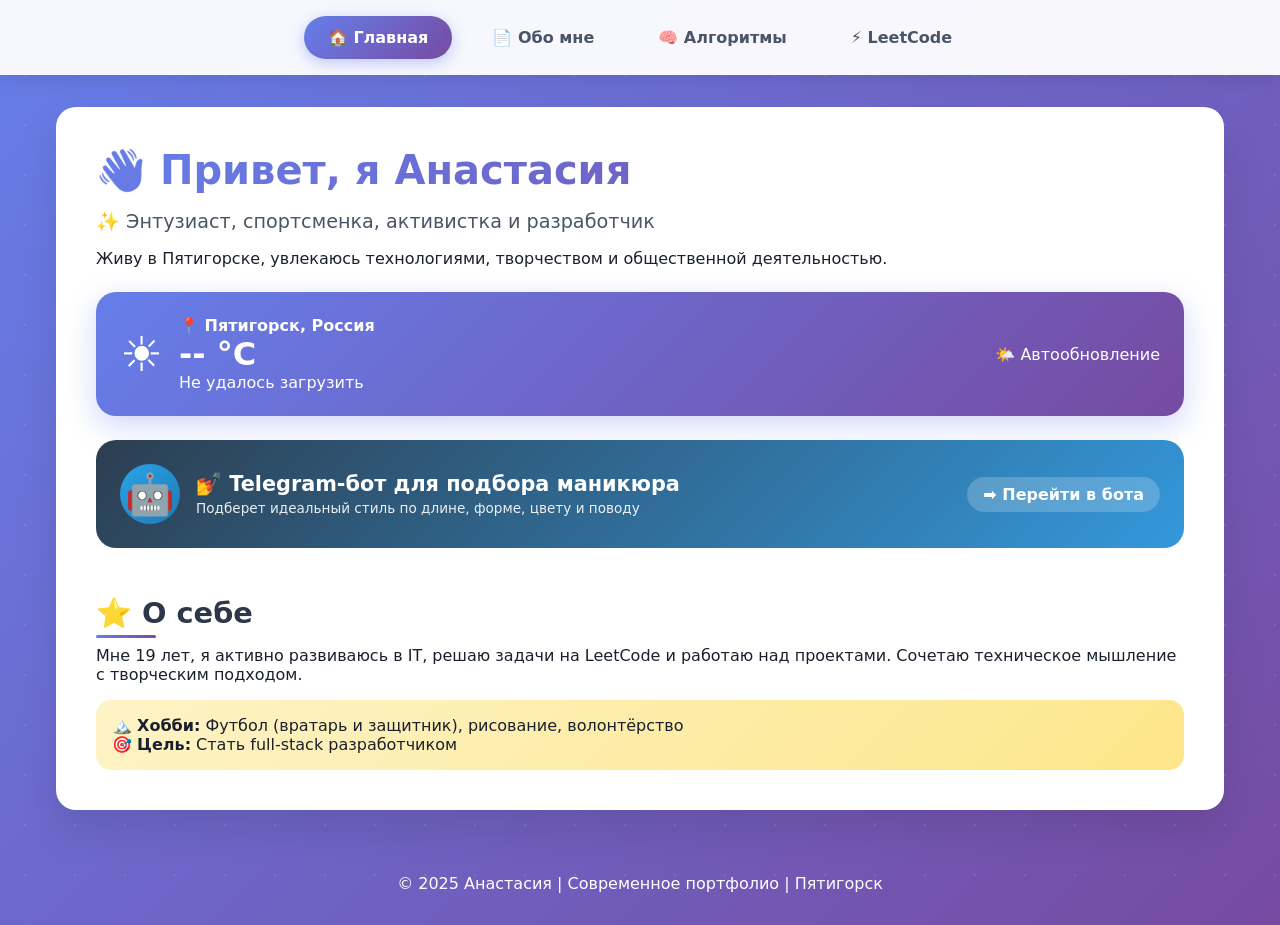
<file: index.html>
<!-- index.html - Главная страница -->
<!DOCTYPE html>
<html lang="ru">
<head>
    <meta charset="UTF-8">
    <meta name="viewport" content="width=device-width, initial-scale=1.0">
    <title>Анастасия | Портфолио</title>
    <style>
        * {
            margin: 0;
            padding: 0;
            box-sizing: border-box;
        }

        body {
            font-family: 'Segoe UI', 'Inter', system-ui, -apple-system, sans-serif;
            background: linear-gradient(135deg, #667eea 0%, #764ba2 100%);
            color: #1a202c;
            min-height: 100vh;
        }

        .bg-animation {
            position: fixed;
            top: 0;
            left: 0;
            width: 100%;
            height: 100%;
            z-index: -1;
            overflow: hidden;
        }

        .bg-animation::before {
            content: '';
            position: absolute;
            width: 200%;
            height: 200%;
            background: radial-gradient(circle, rgba(255,255,255,0.1) 1px, transparent 1px);
            background-size: 50px 50px;
            animation: moveBackground 20s linear infinite;
        }

        @keyframes moveBackground {
            0% { transform: translate(0, 0); }
            100% { transform: translate(50px, 50px); }
        }

        .navbar {
            background: rgba(255, 255, 255, 0.95);
            backdrop-filter: blur(20px);
            box-shadow: 0 4px 20px rgba(0, 0, 0, 0.1);
            position: sticky;
            top: 0;
            z-index: 1000;
        }

        .nav-container {
            max-width: 1200px;
            margin: 0 auto;
            padding: 1rem 2rem;
            display: flex;
            justify-content: center;
            gap: 1rem;
            flex-wrap: wrap;
        }

        .nav-link {
            text-decoration: none;
            padding: 0.75rem 1.5rem;
            border-radius: 50px;
            font-weight: 600;
            transition: all 0.3s ease;
            color: #4a5568;
            background: transparent;
        }

        .nav-link:hover {
            background: linear-gradient(135deg, #667eea 0%, #764ba2 100%);
            color: white;
            transform: translateY(-2px);
            box-shadow: 0 10px 20px rgba(0, 0, 0, 0.1);
        }

        .nav-link.active {
            background: linear-gradient(135deg, #667eea 0%, #764ba2 100%);
            color: white;
            box-shadow: 0 4px 15px rgba(102, 126, 234, 0.4);
        }

        .container {
            max-width: 1200px;
            margin: 2rem auto;
            padding: 0 1rem;
        }

        .card {
            background: white;
            border-radius: 20px;
            padding: 2.5rem;
            box-shadow: 0 20px 40px rgba(0, 0, 0, 0.1);
            animation: fadeInUp 0.6s ease;
        }

        @keyframes fadeInUp {
            from {
                opacity: 0;
                transform: translateY(30px);
            }
            to {
                opacity: 1;
                transform: translateY(0);
            }
        }

        h1 {
            font-size: 2.5rem;
            background: linear-gradient(135deg, #667eea 0%, #764ba2 100%);
            background-clip: text;
            -webkit-background-clip: text;
            color: transparent;
            margin-bottom: 1rem;
        }

        h2 {
            font-size: 1.8rem;
            color: #2d3748;
            margin: 1.5rem 0 1rem 0;
            position: relative;
            display: inline-block;
        }

        h2::after {
            content: '';
            position: absolute;
            bottom: -8px;
            left: 0;
            width: 60px;
            height: 3px;
            background: linear-gradient(135deg, #667eea 0%, #764ba2 100%);
            border-radius: 3px;
        }

        .weather-card {
            background: linear-gradient(135deg, #667eea 0%, #764ba2 100%);
            border-radius: 20px;
            padding: 1.5rem;
            margin: 1.5rem 0;
            display: flex;
            justify-content: space-between;
            align-items: center;
            flex-wrap: wrap;
            color: white;
            box-shadow: 0 10px 30px rgba(102, 126, 234, 0.3);
        }

        .weather-info {
            display: flex;
            align-items: center;
            gap: 1rem;
        }

        .weather-icon {
            font-size: 3rem;
        }

        .temp {
            font-size: 2rem;
            font-weight: bold;
        }

        /* Telegram Bot Card */
        .telegram-card {
            background: linear-gradient(135deg, #2c3e50 0%, #3498db 100%);
            border-radius: 20px;
            padding: 1.5rem;
            margin: 1.5rem 0;
            display: flex;
            align-items: center;
            justify-content: space-between;
            flex-wrap: wrap;
            color: white;
            cursor: pointer;
            transition: transform 0.3s ease, box-shadow 0.3s ease;
            text-decoration: none;
        }

        .telegram-card:hover {
            transform: translateY(-5px);
            box-shadow: 0 15px 30px rgba(0, 0, 0, 0.2);
        }

        .telegram-info {
            display: flex;
            align-items: center;
            gap: 1rem;
        }

        .telegram-icon {
            font-size: 2.5rem;
            background: white;
            width: 60px;
            height: 60px;
            border-radius: 50%;
            display: flex;
            align-items: center;
            justify-content: center;
            background: linear-gradient(135deg, #29a4e9 0%, #1f7ab3 100%);
        }

        .telegram-text h3 {
            font-size: 1.3rem;
            margin-bottom: 0.3rem;
        }

        .telegram-text p {
            font-size: 0.85rem;
            opacity: 0.9;
        }

        .telegram-button {
            background: rgba(255, 255, 255, 0.2);
            padding: 0.5rem 1rem;
            border-radius: 50px;
            font-weight: bold;
            transition: all 0.3s ease;
        }

        .telegram-card:hover .telegram-button {
            background: white;
            color: #3498db;
        }

        footer {
            text-align: center;
            padding: 2rem;
            color: white;
            margin-top: 2rem;
        }

        @media (max-width: 768px) {
            .card {
                padding: 1.5rem;
            }
            h1 {
                font-size: 1.8rem;
            }
            .nav-link {
                padding: 0.5rem 1rem;
                font-size: 0.9rem;
            }
            .telegram-card {
                flex-direction: column;
                text-align: center;
                gap: 1rem;
            }
            .telegram-info {
                flex-direction: column;
            }
        }
    </style>
</head>
<body>
    <div class="bg-animation"></div>
    
    <nav class="navbar">
        <div class="nav-container">
            <a href="index.html" class="nav-link active">🏠 Главная</a>
            <a href="about.html" class="nav-link">📄 Обо мне</a>
            <a href="portfolio.html" class="nav-link">🧠 Алгоритмы</a>
            <a href="leetcode.html" class="nav-link">⚡ LeetCode</a>
        </div>
    </nav>

    <div class="container">
        <div class="card">
            <h1>👋 Привет, я Анастасия</h1>
            <p style="font-size: 1.2rem; color: #4a5568; margin-bottom: 1rem;">✨ Энтузиаст, спортсменка, активистка и разработчик</p>
            <p>Живу в Пятигорске, увлекаюсь технологиями, творчеством и общественной деятельностью.</p>

            <!-- Погода -->
            <div class="weather-card" id="weatherWidget">
                <div class="weather-info">
                    <div class="weather-icon" id="weatherIcon">☀️</div>
                    <div>
                        <div><strong>📍 Пятигорск, Россия</strong></div>
                        <div class="temp" id="tempValue">-- °C</div>
                        <div id="weatherDesc">Загрузка...</div>
                    </div>
                </div>
                <div>🌤️ Автообновление</div>
            </div>

            <!-- Telegram Bot Ссылка -->
            <a href="https://t.me/styling_manicure_bot" target="_blank" class="telegram-card">
                <div class="telegram-info">
                    <div class="telegram-icon">🤖</div>
                    <div class="telegram-text">
                        <h3>💅 Telegram-бот для подбора маникюра</h3>
                        <p>Подберет идеальный стиль по длине, форме, цвету и поводу</p>
                    </div>
                </div>
                <div class="telegram-button">
                    ➡️ Перейти в бота
                </div>
            </a>

            <h2>⭐ О себе</h2>
            <p>Мне 19 лет, я активно развиваюсь в IT, решаю задачи на LeetCode и работаю над проектами. Сочетаю техническое мышление с творческим подходом.</p>
            
            <div style="background: linear-gradient(135deg, #fef3c7 0%, #fde68a 100%); border-radius: 15px; padding: 1rem; margin-top: 1rem;">
                <p>🏔️ <strong>Хобби:</strong> Футбол (вратарь и защитник), рисование, волонтёрство</p>
                <p>🎯 <strong>Цель:</strong> Стать full-stack разработчиком</p>
            </div>
        </div>
    </div>

    <footer>© 2025 Анастасия | Современное портфолио | Пятигорск</footer>

    <script>
        async function getWeather() {
            try {
                const response = await fetch('https://api.open-meteo.com/v1/forecast?latitude=44.041&longitude=43.059&current_weather=true&timezone=Europe/Moscow');
                const data = await response.json();
                const temp = Math.round(data.current_weather.temperature);
                const code = data.current_weather.weathercode;
                
                document.getElementById('tempValue').innerHTML = `${temp}°C`;
                document.getElementById('weatherDesc').innerHTML = getWeatherDesc(code);
                document.getElementById('weatherIcon').innerHTML = getWeatherIcon(code);
            } catch (error) {
                document.getElementById('weatherDesc').innerHTML = "Не удалось загрузить";
            }
        }
        
        function getWeatherDesc(code) {
            if (code === 0) return "Ясно";
            if (code === 1 || code === 2) return "Облачно";
            if (code === 3) return "Пасмурно";
            if (code >= 51 && code <= 67) return "Дождь";
            if (code >= 71 && code <= 77) return "Снег";
            return "Переменная облачность";
        }
        
        function getWeatherIcon(code) {
            if (code === 0) return "☀️";
            if (code === 1 || code === 2) return "⛅";
            if (code === 3) return "☁️";
            if (code >= 51 && code <= 67) return "🌧️";
            if (code >= 71 && code <= 77) return "❄️";
            return "🌈";
        }
        
        getWeather();
        setInterval(getWeather, 600000);
    </script>
</body>
</html>
</file>
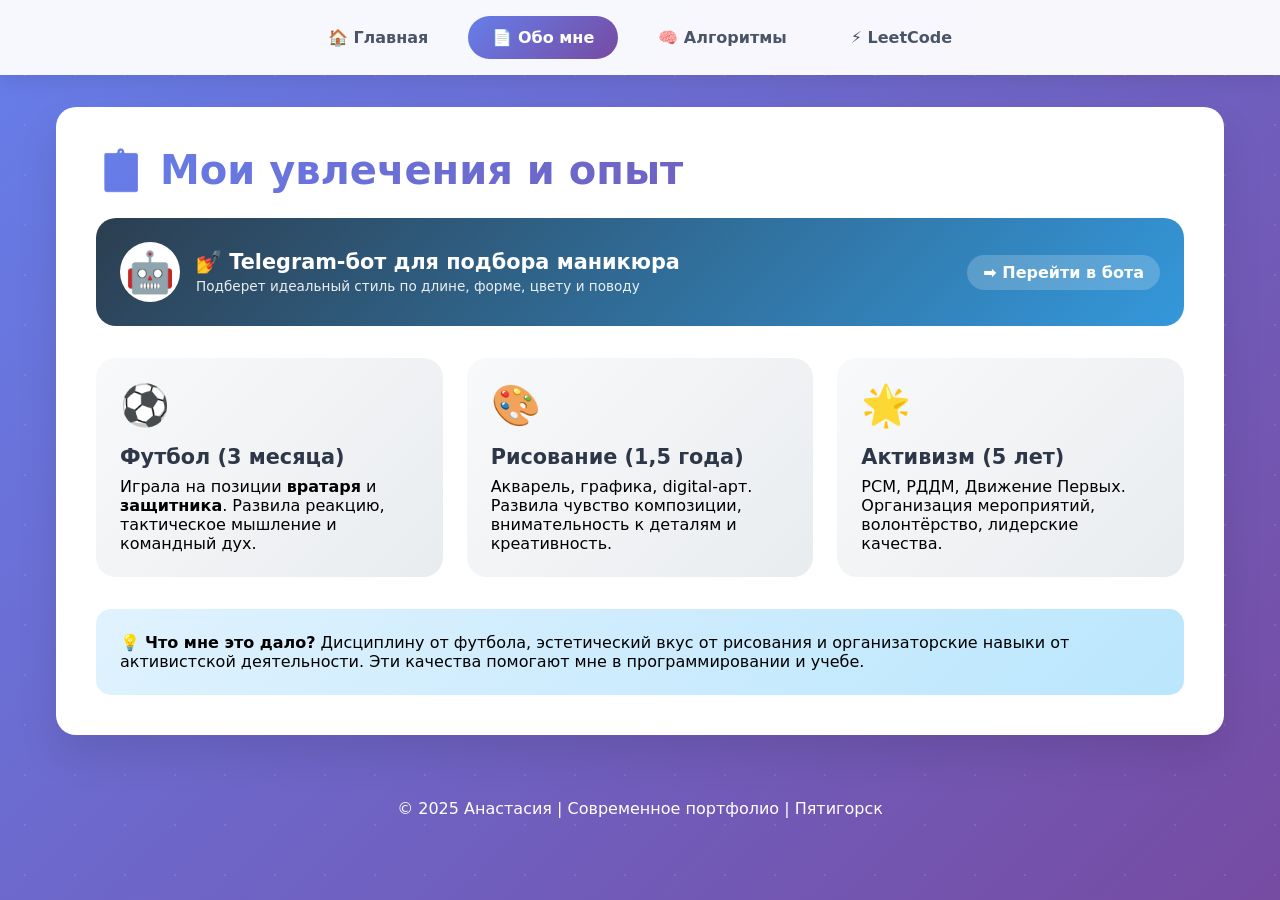
<file: about.html>
<!DOCTYPE html>
<html lang="ru">
<head>
    <meta charset="UTF-8">
    <meta name="viewport" content="width=device-width, initial-scale=1.0">
    <title>Обо мне | Анастасия</title>
    <style>
        * {
            margin: 0;
            padding: 0;
            box-sizing: border-box;
        }

        body {
            font-family: 'Segoe UI', system-ui, sans-serif;
            background: linear-gradient(135deg, #667eea 0%, #764ba2 100%);
            min-height: 100vh;
        }

        .bg-animation {
            position: fixed;
            top: 0;
            left: 0;
            width: 100%;
            height: 100%;
            z-index: -1;
            overflow: hidden;
        }

        .bg-animation::before {
            content: '';
            position: absolute;
            width: 200%;
            height: 200%;
            background: radial-gradient(circle, rgba(255,255,255,0.1) 1px, transparent 1px);
            background-size: 50px 50px;
            animation: moveBackground 20s linear infinite;
        }

        @keyframes moveBackground {
            0% { transform: translate(0, 0); }
            100% { transform: translate(50px, 50px); }
        }

        .navbar {
            background: rgba(255, 255, 255, 0.95);
            backdrop-filter: blur(20px);
            box-shadow: 0 4px 20px rgba(0, 0, 0, 0.1);
            position: sticky;
            top: 0;
            z-index: 1000;
        }

        .nav-container {
            max-width: 1200px;
            margin: 0 auto;
            padding: 1rem 2rem;
            display: flex;
            justify-content: center;
            gap: 1rem;
            flex-wrap: wrap;
        }

        .nav-link {
            text-decoration: none;
            padding: 0.75rem 1.5rem;
            border-radius: 50px;
            font-weight: 600;
            transition: all 0.3s ease;
            color: #4a5568;
        }

        .nav-link:hover {
            background: linear-gradient(135deg, #667eea 0%, #764ba2 100%);
            color: white;
            transform: translateY(-2px);
        }

        .nav-link.active {
            background: linear-gradient(135deg, #667eea 0%, #764ba2 100%);
            color: white;
        }

        .container {
            max-width: 1200px;
            margin: 2rem auto;
            padding: 0 1rem;
        }

        .card {
            background: white;
            border-radius: 20px;
            padding: 2.5rem;
            box-shadow: 0 20px 40px rgba(0, 0, 0, 0.1);
            animation: fadeInUp 0.6s ease;
        }

        @keyframes fadeInUp {
            from {
                opacity: 0;
                transform: translateY(30px);
            }
            to {
                opacity: 1;
                transform: translateY(0);
            }
        }

        h1 {
            font-size: 2.5rem;
            background: linear-gradient(135deg, #667eea 0%, #764ba2 100%);
            background-clip: text;
            -webkit-background-clip: text;
            color: transparent;
            margin-bottom: 1rem;
        }

        .telegram-card {
            background: linear-gradient(135deg, #2c3e50 0%, #3498db 100%);
            border-radius: 20px;
            padding: 1.5rem;
            margin: 1.5rem 0;
            display: flex;
            align-items: center;
            justify-content: space-between;
            flex-wrap: wrap;
            color: white;
            cursor: pointer;
            transition: transform 0.3s ease, box-shadow 0.3s ease;
            text-decoration: none;
        }

        .telegram-card:hover {
            transform: translateY(-5px);
            box-shadow: 0 15px 30px rgba(0, 0, 0, 0.2);
        }

        .telegram-info {
            display: flex;
            align-items: center;
            gap: 1rem;
        }

        .telegram-icon {
            font-size: 2.5rem;
            width: 60px;
            height: 60px;
            border-radius: 50%;
            display: flex;
            align-items: center;
            justify-content: center;
            background: white;
        }

        .telegram-text h3 {
            font-size: 1.3rem;
            margin-bottom: 0.3rem;
        }

        .telegram-text p {
            font-size: 0.85rem;
            opacity: 0.9;
        }

        .telegram-button {
            background: rgba(255, 255, 255, 0.2);
            padding: 0.5rem 1rem;
            border-radius: 50px;
            font-weight: bold;
            transition: all 0.3s ease;
        }

        .telegram-card:hover .telegram-button {
            background: white;
            color: #3498db;
        }

        .info-grid {
            display: grid;
            grid-template-columns: repeat(auto-fit, minmax(300px, 1fr));
            gap: 1.5rem;
            margin: 2rem 0;
        }

        .skill-card {
            background: linear-gradient(135deg, #f8f9fa 0%, #e9ecef 100%);
            border-radius: 20px;
            padding: 1.5rem;
            transition: all 0.3s ease;
        }

        .skill-card:hover {
            transform: translateY(-5px);
            box-shadow: 0 15px 30px rgba(0, 0, 0, 0.1);
        }

        .skill-icon {
            font-size: 2.5rem;
            margin-bottom: 1rem;
        }

        .skill-title {
            font-size: 1.3rem;
            font-weight: bold;
            margin-bottom: 0.5rem;
            color: #2d3748;
        }

        footer {
            text-align: center;
            padding: 2rem;
            color: white;
            margin-top: 2rem;
        }

        @media (max-width: 768px) {
            .card {
                padding: 1.5rem;
            }
            h1 {
                font-size: 1.8rem;
            }
            .nav-link {
                padding: 0.5rem 1rem;
                font-size: 0.9rem;
            }
            .telegram-card {
                flex-direction: column;
                text-align: center;
                gap: 1rem;
            }
            .telegram-info {
                flex-direction: column;
            }
        }
    </style>
</head>
<body>
    <div class="bg-animation"></div>
    
    <nav class="navbar">
        <div class="nav-container">
            <a href="index.html" class="nav-link">🏠 Главная</a>
            <a href="about.html" class="nav-link active">📄 Обо мне</a>
            <a href="portfolio.html" class="nav-link">🧠 Алгоритмы</a>
            <a href="leetcode.html" class="nav-link">⚡ LeetCode</a>
        </div>
    </nav>

    <div class="container">
        <div class="card">
            <h1>📋 Мои увлечения и опыт</h1>

            <a href="https://t.me/styling_manicure_bot" target="_blank" class="telegram-card">
                <div class="telegram-info">
                    <div class="telegram-icon">🤖</div>
                    <div class="telegram-text">
                        <h3>💅 Telegram-бот для подбора маникюра</h3>
                        <p>Подберет идеальный стиль по длине, форме, цвету и поводу</p>
                    </div>
                </div>
                <div class="telegram-button">➡️ Перейти в бота</div>
            </a>
            
            <div class="info-grid">
                <div class="skill-card">
                    <div class="skill-icon">⚽</div>
                    <div class="skill-title">Футбол (3 месяца)</div>
                    <p>Играла на позиции <strong>вратаря</strong> и <strong>защитника</strong>. Развила реакцию, тактическое мышление и командный дух.</p>
                </div>
                
                <div class="skill-card">
                    <div class="skill-icon">🎨</div>
                    <div class="skill-title">Рисование (1,5 года)</div>
                    <p>Акварель, графика, digital-арт. Развила чувство композиции, внимательность к деталям и креативность.</p>
                </div>
                
                <div class="skill-card">
                    <div class="skill-icon">🌟</div>
                    <div class="skill-title">Активизм (5 лет)</div>
                    <p>РСМ, РДДМ, Движение Первых. Организация мероприятий, волонтёрство, лидерские качества.</p>
                </div>
            </div>
            
            <div style="background: linear-gradient(135deg, #e0f2fe 0%, #bae6fd 100%); border-radius: 15px; padding: 1.5rem; margin-top: 1rem;">
                <p>💡 <strong>Что мне это дало?</strong> Дисциплину от футбола, эстетический вкус от рисования и организаторские навыки от активистской деятельности. Эти качества помогают мне в программировании и учебе.</p>
            </div>
        </div>
    </div>

    <footer>© 2025 Анастасия | Современное портфолио | Пятигорск</footer>
</body>
</html>
</file>
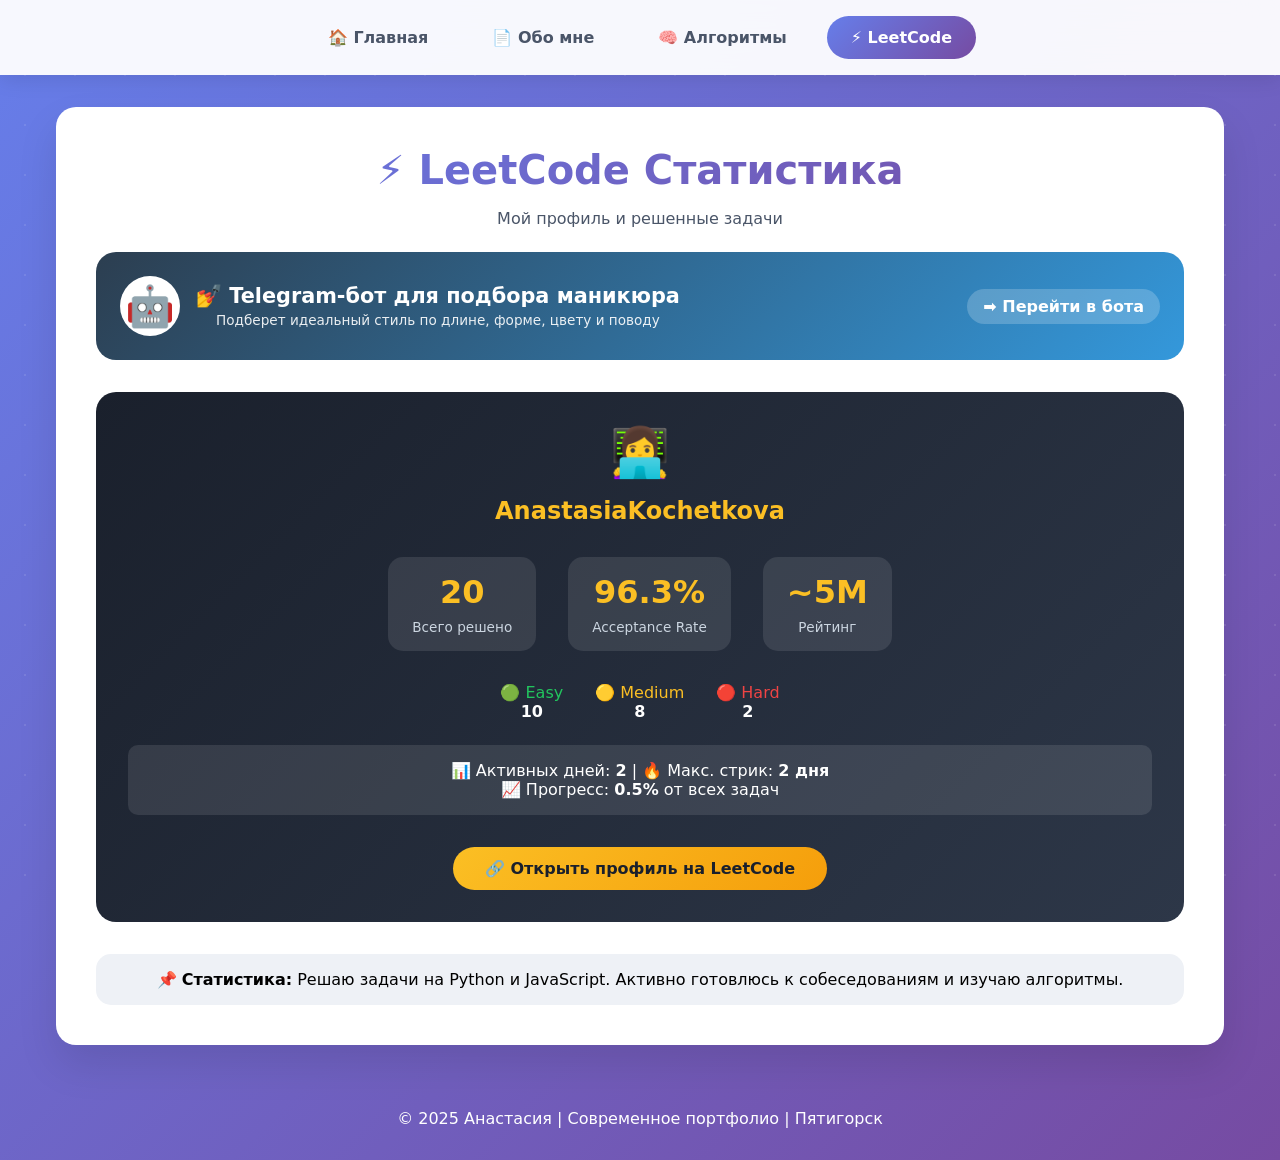
<file: leetcode.html>
<!DOCTYPE html>
<html lang="ru">
<head>
    <meta charset="UTF-8">
    <meta name="viewport" content="width=device-width, initial-scale=1.0">
    <title>LeetCode | Анастасия</title>
    <style>
        * {
            margin: 0;
            padding: 0;
            box-sizing: border-box;
        }

        body {
            font-family: 'Segoe UI', system-ui, sans-serif;
            background: linear-gradient(135deg, #667eea 0%, #764ba2 100%);
            min-height: 100vh;
        }

        .bg-animation {
            position: fixed;
            top: 0;
            left: 0;
            width: 100%;
            height: 100%;
            z-index: -1;
            overflow: hidden;
        }

        .bg-animation::before {
            content: '';
            position: absolute;
            width: 200%;
            height: 200%;
            background: radial-gradient(circle, rgba(255,255,255,0.1) 1px, transparent 1px);
            background-size: 50px 50px;
            animation: moveBackground 20s linear infinite;
        }

        @keyframes moveBackground {
            0% { transform: translate(0, 0); }
            100% { transform: translate(50px, 50px); }
        }

        .navbar {
            background: rgba(255, 255, 255, 0.95);
            backdrop-filter: blur(20px);
            box-shadow: 0 4px 20px rgba(0, 0, 0, 0.1);
            position: sticky;
            top: 0;
            z-index: 1000;
        }

        .nav-container {
            max-width: 1200px;
            margin: 0 auto;
            padding: 1rem 2rem;
            display: flex;
            justify-content: center;
            gap: 1rem;
            flex-wrap: wrap;
        }

        .nav-link {
            text-decoration: none;
            padding: 0.75rem 1.5rem;
            border-radius: 50px;
            font-weight: 600;
            transition: all 0.3s ease;
            color: #4a5568;
        }

        .nav-link:hover {
            background: linear-gradient(135deg, #667eea 0%, #764ba2 100%);
            color: white;
            transform: translateY(-2px);
        }

        .nav-link.active {
            background: linear-gradient(135deg, #667eea 0%, #764ba2 100%);
            color: white;
        }

        .container {
            max-width: 1200px;
            margin: 2rem auto;
            padding: 0 1rem;
        }

        .card {
            background: white;
            border-radius: 20px;
            padding: 2.5rem;
            box-shadow: 0 20px 40px rgba(0, 0, 0, 0.1);
            animation: fadeInUp 0.6s ease;
            text-align: center;
        }

        @keyframes fadeInUp {
            from {
                opacity: 0;
                transform: translateY(30px);
            }
            to {
                opacity: 1;
                transform: translateY(0);
            }
        }

        h1 {
            font-size: 2.5rem;
            background: linear-gradient(135deg, #667eea 0%, #764ba2 100%);
            background-clip: text;
            -webkit-background-clip: text;
            color: transparent;
            margin-bottom: 1rem;
        }

        .telegram-card {
            background: linear-gradient(135deg, #2c3e50 0%, #3498db 100%);
            border-radius: 20px;
            padding: 1.5rem;
            margin: 1.5rem 0;
            display: flex;
            align-items: center;
            justify-content: space-between;
            flex-wrap: wrap;
            color: white;
            cursor: pointer;
            transition: transform 0.3s ease, box-shadow 0.3s ease;
            text-decoration: none;
        }

        .telegram-card:hover {
            transform: translateY(-5px);
            box-shadow: 0 15px 30px rgba(0, 0, 0, 0.2);
        }

        .telegram-info {
            display: flex;
            align-items: center;
            gap: 1rem;
        }

        .telegram-icon {
            font-size: 2.5rem;
            width: 60px;
            height: 60px;
            border-radius: 50%;
            display: flex;
            align-items: center;
            justify-content: center;
            background: white;
        }

        .telegram-text h3 {
            font-size: 1.3rem;
            margin-bottom: 0.3rem;
        }

        .telegram-text p {
            font-size: 0.85rem;
            opacity: 0.9;
        }

        .telegram-button {
            background: rgba(255, 255, 255, 0.2);
            padding: 0.5rem 1rem;
            border-radius: 50px;
            font-weight: bold;
            transition: all 0.3s ease;
        }

        .telegram-card:hover .telegram-button {
            background: white;
            color: #3498db;
        }

        .leetcode-card {
            background: linear-gradient(135deg, #1a202c 0%, #2d3748 100%);
            border-radius: 20px;
            padding: 2rem;
            margin: 2rem 0;
            color: white;
            text-align: center;
        }

        .leetcode-stats {
            display: flex;
            justify-content: center;
            gap: 2rem;
            margin: 2rem 0;
            flex-wrap: wrap;
        }

        .stat-card {
            background: rgba(255, 255, 255, 0.1);
            border-radius: 15px;
            padding: 1rem 1.5rem;
            text-align: center;
        }

        .stat-number {
            font-size: 2rem;
            font-weight: bold;
            color: #fbbf24;
        }

        .stat-label {
            font-size: 0.85rem;
            color: #cbd5e0;
            margin-top: 0.5rem;
        }

        .leetcode-link {
            display: inline-block;
            background: linear-gradient(135deg, #fbbf24 0%, #f59e0b 100%);
            color: #1a202c;
            padding: 0.75rem 2rem;
            border-radius: 50px;
            text-decoration: none;
            font-weight: bold;
            margin-top: 1rem;
            transition: all 0.3s ease;
        }

        .leetcode-link:hover {
            transform: scale(1.05);
            box-shadow: 0 10px 25px rgba(0, 0, 0, 0.2);
        }

        footer {
            text-align: center;
            padding: 2rem;
            color: white;
            margin-top: 2rem;
        }

        @media (max-width: 768px) {
            .card {
                padding: 1.5rem;
            }
            h1 {
                font-size: 1.8rem;
            }
            .nav-link {
                padding: 0.5rem 1rem;
                font-size: 0.9rem;
            }
            .telegram-card {
                flex-direction: column;
                text-align: center;
                gap: 1rem;
            }
            .telegram-info {
                flex-direction: column;
            }
            .leetcode-stats {
                gap: 1rem;
            }
        }
    </style>
</head>
<body>
    <div class="bg-animation"></div>
    
    <nav class="navbar">
        <div class="nav-container">
            <a href="index.html" class="nav-link">🏠 Главная</a>
            <a href="about.html" class="nav-link">📄 Обо мне</a>
            <a href="portfolio.html" class="nav-link">🧠 Алгоритмы</a>
            <a href="leetcode.html" class="nav-link active">⚡ LeetCode</a>
        </div>
    </nav>

    <div class="container">
        <div class="card">
            <h1>⚡ LeetCode Статистика</h1>
            <p style="color: #4a5568; margin-bottom: 1rem;">Мой профиль и решенные задачи</p>

            <a href="https://t.me/styling_manicure_bot" target="_blank" class="telegram-card">
                <div class="telegram-info">
                    <div class="telegram-icon">🤖</div>
                    <div class="telegram-text">
                        <h3>💅 Telegram-бот для подбора маникюра</h3>
                        <p>Подберет идеальный стиль по длине, форме, цвету и поводу</p>
                    </div>
                </div>
                <div class="telegram-button">➡️ Перейти в бота</div>
            </a>

            <div class="leetcode-card">
                <div style="font-size: 3rem;">👩‍💻</div>
                <h2 style="color: #fbbf24; margin: 1rem 0;">AnastasiaKochetkova</h2>
                
                <div class="leetcode-stats">
                    <div class="stat-card">
                        <div class="stat-number">20</div>
                        <div class="stat-label">Всего решено</div>
                    </div>
                    <div class="stat-card">
                        <div class="stat-number">96.3%</div>
                        <div class="stat-label">Acceptance Rate</div>
                    </div>
                    <div class="stat-card">
                        <div class="stat-number">~5M</div>
                        <div class="stat-label">Рейтинг</div>
                    </div>
                </div>

                <div style="display: flex; justify-content: center; gap: 2rem; margin: 1.5rem 0; flex-wrap: wrap;">
                    <div><span style="color: #22c55e;">🟢 Easy</span><br><strong>10</strong></div>
                    <div><span style="color: #fbbf24;">🟡 Medium</span><br><strong>8</strong></div>
                    <div><span style="color: #ef4444;">🔴 Hard</span><br><strong>2</strong></div>
                </div>

                <div style="background: rgba(255,255,255,0.1); border-radius: 10px; padding: 1rem; margin: 1rem 0;">
                    <p>📊 Активных дней: <strong>2</strong> | 🔥 Макс. стрик: <strong>2 дня</strong></p>
                    <p>📈 Прогресс: <strong>0.5%</strong> от всех задач</p>
                </div>

                <a href="https://leetcode.com/u/AnastasiaKochetkova/" class="leetcode-link" target="_blank" rel="noopener noreferrer">
                    🔗 Открыть профиль на LeetCode
                </a>
            </div>

            <div style="background: #eef1f6; border-radius: 15px; padding: 1rem; margin-top: 1rem;">
                <p>📌 <strong>Статистика:</strong> Решаю задачи на Python и JavaScript. Активно готовлюсь к собеседованиям и изучаю алгоритмы.</p>
            </div>
        </div>
    </div>

    <footer>© 2025 Анастасия | Современное портфолио | Пятигорск</footer>
</body>
</html>
</file>
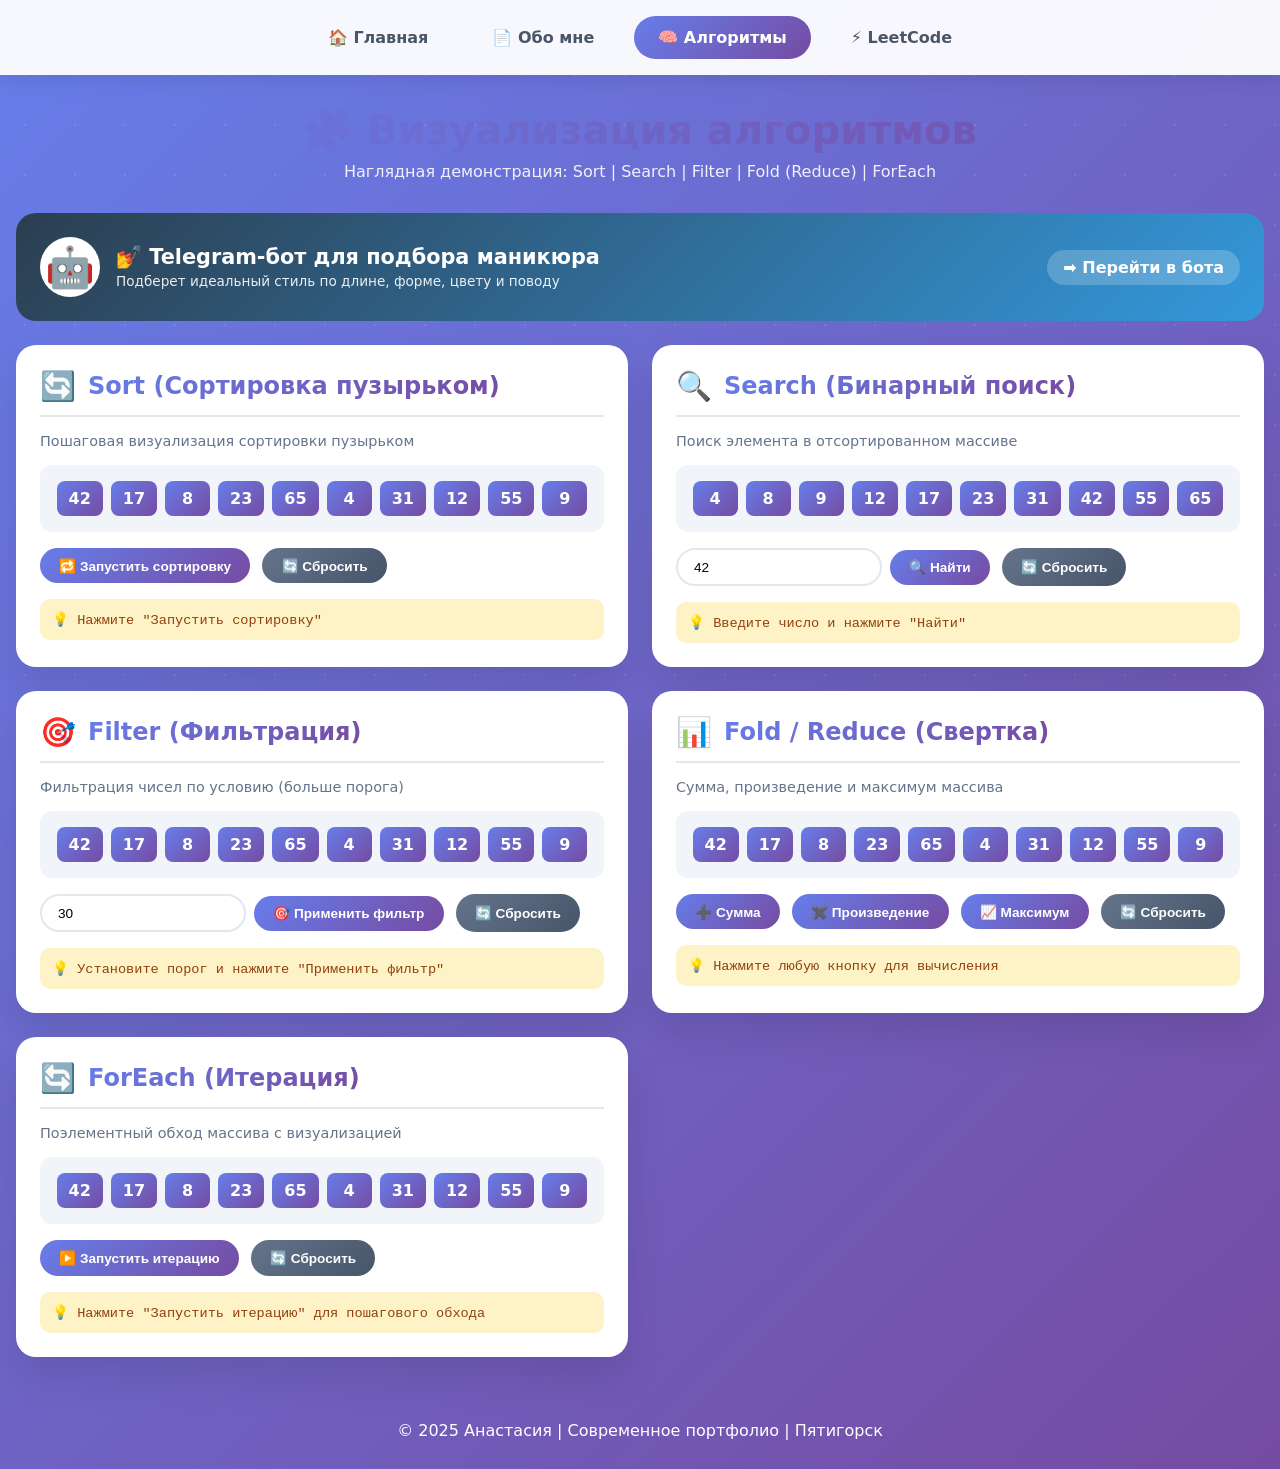
<file: portfolio.html>
<!DOCTYPE html>
<html lang="ru">
<head>
    <meta charset="UTF-8">
    <meta name="viewport" content="width=device-width, initial-scale=1.0">
    <title>Алгоритмы | Анастасия</title>
    <style>
        * {
            margin: 0;
            padding: 0;
            box-sizing: border-box;
        }

        body {
            font-family: 'Segoe UI', system-ui, sans-serif;
            background: linear-gradient(135deg, #667eea 0%, #764ba2 100%);
            min-height: 100vh;
        }

        .bg-animation {
            position: fixed;
            top: 0;
            left: 0;
            width: 100%;
            height: 100%;
            z-index: -1;
            overflow: hidden;
        }

        .bg-animation::before {
            content: '';
            position: absolute;
            width: 200%;
            height: 200%;
            background: radial-gradient(circle, rgba(255,255,255,0.1) 1px, transparent 1px);
            background-size: 50px 50px;
            animation: moveBackground 20s linear infinite;
        }

        @keyframes moveBackground {
            0% { transform: translate(0, 0); }
            100% { transform: translate(50px, 50px); }
        }

        .navbar {
            background: rgba(255, 255, 255, 0.95);
            backdrop-filter: blur(20px);
            box-shadow: 0 4px 20px rgba(0, 0, 0, 0.1);
            position: sticky;
            top: 0;
            z-index: 1000;
        }

        .nav-container {
            max-width: 1200px;
            margin: 0 auto;
            padding: 1rem 2rem;
            display: flex;
            justify-content: center;
            gap: 1rem;
            flex-wrap: wrap;
        }

        .nav-link {
            text-decoration: none;
            padding: 0.75rem 1.5rem;
            border-radius: 50px;
            font-weight: 600;
            transition: all 0.3s ease;
            color: #4a5568;
        }

        .nav-link:hover {
            background: linear-gradient(135deg, #667eea 0%, #764ba2 100%);
            color: white;
            transform: translateY(-2px);
        }

        .nav-link.active {
            background: linear-gradient(135deg, #667eea 0%, #764ba2 100%);
            color: white;
        }

        .container {
            max-width: 1400px;
            margin: 2rem auto;
            padding: 0 1rem;
        }

        h1 {
            font-size: 2.5rem;
            background: linear-gradient(135deg, #667eea 0%, #764ba2 100%);
            background-clip: text;
            -webkit-background-clip: text;
            color: transparent;
            text-align: center;
            margin-bottom: 0.5rem;
        }

        .subtitle {
            text-align: center;
            color: white;
            margin-bottom: 2rem;
            opacity: 0.9;
        }

        /* Telegram Bot Card */
        .telegram-card {
            background: linear-gradient(135deg, #2c3e50 0%, #3498db 100%);
            border-radius: 20px;
            padding: 1.5rem;
            margin: 1.5rem 0;
            display: flex;
            align-items: center;
            justify-content: space-between;
            flex-wrap: wrap;
            color: white;
            cursor: pointer;
            transition: transform 0.3s ease, box-shadow 0.3s ease;
            text-decoration: none;
        }

        .telegram-card:hover {
            transform: translateY(-5px);
            box-shadow: 0 15px 30px rgba(0, 0, 0, 0.2);
        }

        .telegram-info {
            display: flex;
            align-items: center;
            gap: 1rem;
        }

        .telegram-icon {
            font-size: 2.5rem;
            width: 60px;
            height: 60px;
            border-radius: 50%;
            display: flex;
            align-items: center;
            justify-content: center;
            background: white;
        }

        .telegram-text h3 {
            font-size: 1.3rem;
            margin-bottom: 0.3rem;
        }

        .telegram-text p {
            font-size: 0.85rem;
            opacity: 0.9;
        }

        .telegram-button {
            background: rgba(255, 255, 255, 0.2);
            padding: 0.5rem 1rem;
            border-radius: 50px;
            font-weight: bold;
            transition: all 0.3s ease;
        }

        .telegram-card:hover .telegram-button {
            background: white;
            color: #3498db;
        }

        /* Сетка алгоритмов */
        .algorithms-grid {
            display: grid;
            grid-template-columns: repeat(auto-fit, minmax(500px, 1fr));
            gap: 1.5rem;
            margin-bottom: 2rem;
        }

        .algo-card {
            background: white;
            border-radius: 20px;
            padding: 1.5rem;
            box-shadow: 0 20px 40px rgba(0, 0, 0, 0.1);
            transition: transform 0.3s ease, box-shadow 0.3s ease;
            animation: fadeInUp 0.5s ease;
        }

        .algo-card:hover {
            transform: translateY(-5px);
            box-shadow: 0 25px 50px rgba(0, 0, 0, 0.15);
        }

        @keyframes fadeInUp {
            from {
                opacity: 0;
                transform: translateY(20px);
            }
            to {
                opacity: 1;
                transform: translateY(0);
            }
        }

        .algo-header {
            display: flex;
            align-items: center;
            gap: 0.75rem;
            margin-bottom: 1rem;
            padding-bottom: 0.75rem;
            border-bottom: 2px solid #e2e8f0;
        }

        .algo-icon {
            font-size: 1.8rem;
        }

        .algo-title {
            font-size: 1.5rem;
            font-weight: bold;
            background: linear-gradient(135deg, #667eea 0%, #764ba2 100%);
            background-clip: text;
            -webkit-background-clip: text;
            color: transparent;
        }

        .algo-description {
            color: #64748b;
            font-size: 0.9rem;
            margin-bottom: 1rem;
        }

        .array-display {
            background: #f1f5f9;
            border-radius: 12px;
            padding: 1rem;
            margin: 1rem 0;
            display: flex;
            flex-wrap: wrap;
            gap: 0.5rem;
            justify-content: center;
        }

        .array-item {
            background: linear-gradient(135deg, #667eea 0%, #764ba2 100%);
            color: white;
            padding: 0.5rem 0.75rem;
            border-radius: 8px;
            font-weight: bold;
            min-width: 45px;
            text-align: center;
            transition: all 0.3s ease;
        }

        .array-item.highlight {
            background: linear-gradient(135deg, #f59e0b 0%, #f97316 100%);
            transform: scale(1.05);
        }

        .controls {
            display: flex;
            gap: 0.75rem;
            flex-wrap: wrap;
            margin: 1rem 0;
        }

        .btn {
            background: linear-gradient(135deg, #667eea 0%, #764ba2 100%);
            color: white;
            border: none;
            padding: 0.6rem 1.2rem;
            border-radius: 50px;
            font-weight: 600;
            cursor: pointer;
            transition: all 0.3s ease;
            font-size: 0.85rem;
        }

        .btn:hover {
            transform: translateY(-2px);
            box-shadow: 0 5px 15px rgba(102, 126, 234, 0.4);
        }

        .btn-secondary {
            background: linear-gradient(135deg, #64748b 0%, #475569 100%);
        }

        .input-group {
            display: flex;
            gap: 0.5rem;
            align-items: center;
            flex-wrap: wrap;
        }

        input {
            padding: 0.6rem 1rem;
            border: 2px solid #e2e8f0;
            border-radius: 50px;
            font-size: 0.85rem;
            outline: none;
            transition: all 0.3s ease;
        }

        input:focus {
            border-color: #667eea;
        }

        .result {
            background: #fef3c7;
            padding: 0.75rem;
            border-radius: 10px;
            margin-top: 0.75rem;
            font-family: monospace;
            font-size: 0.85rem;
            color: #92400e;
        }

        .result.success {
            background: #d1fae5;
            color: #065f46;
        }

        .result.error {
            background: #fee2e2;
            color: #991b1b;
        }

        footer {
            text-align: center;
            padding: 2rem;
            color: white;
            margin-top: 2rem;
        }

        @media (max-width: 1100px) {
            .algorithms-grid {
                grid-template-columns: 1fr;
            }
        }

        @media (max-width: 768px) {
            .nav-link {
                padding: 0.5rem 1rem;
                font-size: 0.9rem;
            }
            .algo-card {
                padding: 1rem;
            }
            .array-item {
                min-width: 35px;
                font-size: 0.8rem;
            }
            .telegram-card {
                flex-direction: column;
                text-align: center;
                gap: 1rem;
            }
            .telegram-info {
                flex-direction: column;
            }
        }
    </style>
</head>
<body>
    <div class="bg-animation"></div>
    
    <nav class="navbar">
        <div class="nav-container">
            <a href="index.html" class="nav-link">🏠 Главная</a>
            <a href="about.html" class="nav-link">📄 Обо мне</a>
            <a href="portfolio.html" class="nav-link active">🧠 Алгоритмы</a>
            <a href="leetcode.html" class="nav-link">⚡ LeetCode</a>
        </div>
    </nav>

    <div class="container">
        <h1>🧩 Визуализация алгоритмов</h1>
        <p class="subtitle">Наглядная демонстрация: Sort | Search | Filter | Fold (Reduce) | ForEach</p>

        <!-- Telegram Bot Ссылка -->
        <a href="https://t.me/styling_manicure_bot" target="_blank" class="telegram-card">
            <div class="telegram-info">
                <div class="telegram-icon">🤖</div>
                <div class="telegram-text">
                    <h3>💅 Telegram-бот для подбора маникюра</h3>
                    <p>Подберет идеальный стиль по длине, форме, цвету и поводу</p>
                </div>
            </div>
            <div class="telegram-button">➡️ Перейти в бота</div>
        </a>

        <div class="algorithms-grid">
            <!-- 1. SORT - Сортировка пузырьком -->
            <div class="algo-card">
                <div class="algo-header">
                    <span class="algo-icon">🔄</span>
                    <span class="algo-title">Sort (Сортировка пузырьком)</span>
                </div>
                <p class="algo-description">Пошаговая визуализация сортировки пузырьком</p>
                <div id="sortArray" class="array-display"></div>
                <div class="controls">
                    <button class="btn" onclick="runSort()">🔁 Запустить сортировку</button>
                    <button class="btn btn-secondary" onclick="resetSortArray()">🔄 Сбросить</button>
                </div>
                <div id="sortResult" class="result">💡 Нажмите "Запустить сортировку"</div>
            </div>

            <!-- 2. SEARCH - Бинарный поиск -->
            <div class="algo-card">
                <div class="algo-header">
                    <span class="algo-icon">🔍</span>
                    <span class="algo-title">Search (Бинарный поиск)</span>
                </div>
                <p class="algo-description">Поиск элемента в отсортированном массиве</p>
                <div id="searchArray" class="array-display"></div>
                <div class="controls">
                    <div class="input-group">
                        <input type="number" id="searchTarget" placeholder="Число для поиска" value="42">
                        <button class="btn" onclick="runSearch()">🔍 Найти</button>
                    </div>
                    <button class="btn btn-secondary" onclick="resetSearchArray()">🔄 Сбросить</button>
                </div>
                <div id="searchResult" class="result">💡 Введите число и нажмите "Найти"</div>
            </div>

            <!-- 3. FILTER - Фильтрация -->
            <div class="algo-card">
                <div class="algo-header">
                    <span class="algo-icon">🎯</span>
                    <span class="algo-title">Filter (Фильтрация)</span>
                </div>
                <p class="algo-description">Фильтрация чисел по условию (больше порога)</p>
                <div id="filterArray" class="array-display"></div>
                <div class="controls">
                    <div class="input-group">
                        <input type="number" id="filterThreshold" placeholder="Порог (больше чем)" value="30">
                        <button class="btn" onclick="runFilter()">🎯 Применить фильтр</button>
                    </div>
                    <button class="btn btn-secondary" onclick="resetFilterArray()">🔄 Сбросить</button>
                </div>
                <div id="filterResult" class="result">💡 Установите порог и нажмите "Применить фильтр"</div>
            </div>

            <!-- 4. FOLD (REDUCE) - Свертка -->
            <div class="algo-card">
                <div class="algo-header">
                    <span class="algo-icon">📊</span>
                    <span class="algo-title">Fold / Reduce (Свертка)</span>
                </div>
                <p class="algo-description">Сумма, произведение и максимум массива</p>
                <div id="foldArray" class="array-display"></div>
                <div class="controls">
                    <button class="btn" onclick="runSum()">➕ Сумма</button>
                    <button class="btn" onclick="runProduct()">✖️ Произведение</button>
                    <button class="btn" onclick="runMax()">📈 Максимум</button>
                    <button class="btn btn-secondary" onclick="resetFoldArray()">🔄 Сбросить</button>
                </div>
                <div id="foldResult" class="result">💡 Нажмите любую кнопку для вычисления</div>
            </div>

            <!-- 5. FOREACH - Итерация -->
            <div class="algo-card">
                <div class="algo-header">
                    <span class="algo-icon">🔄</span>
                    <span class="algo-title">ForEach (Итерация)</span>
                </div>
                <p class="algo-description">Поэлементный обход массива с визуализацией</p>
                <div id="foreachArray" class="array-display"></div>
                <div class="controls">
                    <button class="btn" onclick="runForEach()">▶️ Запустить итерацию</button>
                    <button class="btn btn-secondary" onclick="resetForEachArray()">🔄 Сбросить</button>
                </div>
                <div id="foreachResult" class="result">💡 Нажмите "Запустить итерацию" для пошагового обхода</div>
            </div>
        </div>
    </div>

    <footer>© 2025 Анастасия | Современное портфолио | Пятигорск</footer>

    <script>
        // ==================== ОБЩИЕ ДАННЫЕ ====================
        let sortData = [42, 17, 8, 23, 65, 4, 31, 12, 55, 9];
        let searchData = [4, 8, 9, 12, 17, 23, 31, 42, 55, 65];
        let filterData = [42, 17, 8, 23, 65, 4, 31, 12, 55, 9];
        let foldData = [42, 17, 8, 23, 65, 4, 31, 12, 55, 9];
        let foreachData = [42, 17, 8, 23, 65, 4, 31, 12, 55, 9];
        
        let sorting = false;
        let foreachIterating = false;

        function renderArray(containerId, data, highlightIndices = []) {
            const container = document.getElementById(containerId);
            if (!container) return;
            container.innerHTML = '';
            data.forEach((value, index) => {
                const element = document.createElement('div');
                element.className = 'array-item';
                element.textContent = value;
                if (highlightIndices.includes(index)) {
                    element.classList.add('highlight');
                }
                container.appendChild(element);
            });
        }

        function renderAllArrays() {
            renderArray('sortArray', sortData);
            renderArray('searchArray', searchData);
            renderArray('filterArray', filterData);
            renderArray('foldArray', foldData);
            renderArray('foreachArray', foreachData);
        }

        // ==================== 1. SORT ====================
        async function runSort() {
            if (sorting) {
                document.getElementById('sortResult').innerHTML = '⏳ Сортировка уже выполняется...';
                return;
            }
            sorting = true;
            let arr = [...sortData];
            
            for (let i = 0; i < arr.length - 1; i++) {
                for (let j = 0; j < arr.length - i - 1; j++) {
                    if (arr[j] > arr[j + 1]) {
                        [arr[j], arr[j + 1]] = [arr[j + 1], arr[j]];
                        sortData = [...arr];
                        renderArray('sortArray', sortData, [j, j + 1]);
                        document.getElementById('sortResult').innerHTML = `🔄 Шаг: меняем ${arr[j+1]} и ${arr[j]}`;
                        await new Promise(r => setTimeout(r, 300));
                    }
                }
            }
            renderArray('sortArray', sortData);
            document.getElementById('sortResult').innerHTML = '✅ Сортировка завершена! Массив отсортирован.';
            sorting = false;
        }

        function resetSortArray() {
            if (sorting) return;
            sortData = [42, 17, 8, 23, 65, 4, 31, 12, 55, 9];
            renderArray('sortArray', sortData);
            document.getElementById('sortResult').innerHTML = '✅ Массив сброшен к исходному.';
        }

        // ==================== 2. SEARCH ====================
        function runSearch() {
            const target = parseInt(document.getElementById('searchTarget').value);
            if (isNaN(target)) {
                document.getElementById('searchResult').innerHTML = '❌ Введите число для поиска';
                return;
            }
            
            let left = 0, right = searchData.length - 1;
            let steps = [];
            
            while (left <= right) {
                let mid = Math.floor((left + right) / 2);
                steps.push({ left, right, mid, value: searchData[mid] });
                
                if (searchData[mid] === target) {
                    renderArray('searchArray', searchData, [mid]);
                    document.getElementById('searchResult').innerHTML = `✅ Элемент ${target} найден на позиции ${mid}!<br>🔍 Шагов: ${steps.length}`;
                    return;
                } else if (searchData[mid] < target) {
                    left = mid + 1;
                } else {
                    right = mid - 1;
                }
            }
            renderArray('searchArray', searchData);
            document.getElementById('searchResult').innerHTML = `❌ Элемент ${target} не найден.<br>🔍 Шагов: ${steps.length}`;
        }

        function resetSearchArray() {
            searchData = [4, 8, 9, 12, 17, 23, 31, 42, 55, 65];
            renderArray('searchArray', searchData);
            document.getElementById('searchResult').innerHTML = '✅ Массив сброшен.';
            document.getElementById('searchTarget').value = '42';
        }

        // ==================== 3. FILTER ====================
        function runFilter() {
            const threshold = parseInt(document.getElementById('filterThreshold').value);
            if (isNaN(threshold)) {
                document.getElementById('filterResult').innerHTML = '❌ Введите порог';
                return;
            }
            
            const filtered = filterData.filter(num => num > threshold);
            const highlightIndices = [];
            filterData.forEach((num, idx) => {
                if (num > threshold) highlightIndices.push(idx);
            });
            renderArray('filterArray', filterData, highlightIndices);
            document.getElementById('filterResult').innerHTML = `🎯 Фильтр: числа > ${threshold}<br>📊 Результат: [${filtered.join(', ')}]<br>✅ Найдено: ${filtered.length}`;
        }

        function resetFilterArray() {
            filterData = [42, 17, 8, 23, 65, 4, 31, 12, 55, 9];
            renderArray('filterArray', filterData);
            document.getElementById('filterResult').innerHTML = '✅ Массив сброшен.';
            document.getElementById('filterThreshold').value = '30';
        }

        // ==================== 4. FOLD / REDUCE ====================
        function runSum() {
            const sum = foldData.reduce((acc, curr) => acc + curr, 0);
            renderArray('foldArray', foldData);
            document.getElementById('foldResult').innerHTML = `📊 Сумма: <strong>${sum}</strong><br>🔢 ${foldData.join(' + ')} = ${sum}`;
        }
        
        function runProduct() {
            const product = foldData.reduce((acc, curr) => acc * curr, 1);
            renderArray('foldArray', foldData);
            document.getElementById('foldResult').innerHTML = `📊 Произведение: <strong>${product.toLocaleString()}</strong><br>🔢 ${foldData.join(' × ')} = ${product.toLocaleString()}`;
        }
        
        function runMax() {
            const max = foldData.reduce((acc, curr) => Math.max(acc, curr), -Infinity);
            renderArray('foldArray', foldData);
            document.getElementById('foldResult').innerHTML = `📊 Максимум: <strong>${max}</strong>`;
        }

        function resetFoldArray() {
            foldData = [42, 17, 8, 23, 65, 4, 31, 12, 55, 9];
            renderArray('foldArray', foldData);
            document.getElementById('foldResult').innerHTML = '✅ Массив сброшен.';
        }

        // ==================== 5. FOREACH ====================
        async function runForEach() {
            if (foreachIterating) {
                document.getElementById('foreachResult').innerHTML = '⏳ Итерация уже выполняется...';
                return;
            }
            foreachIterating = true;
            const arr = [...foreachData];
            
            document.getElementById('foreachResult').innerHTML = '🔄 Начинаем обход массива...';
            
            for (let index = 0; index < arr.length; index++) {
                renderArray('foreachArray', foreachData, [index]);
                document.getElementById('foreachResult').innerHTML = `📌 Шаг ${index + 1}: элемент [${index}] = ${arr[index]}`;
                await new Promise(r => setTimeout(r, 500));
            }
            
            renderArray('foreachArray', foreachData);
            document.getElementById('foreachResult').innerHTML = `✅ Итерация завершена!<br>📊 Массив: [${foreachData.join(', ')}]`;
            foreachIterating = false;
        }

        function resetForEachArray() {
            if (foreachIterating) return;
            foreachData = [42, 17, 8, 23, 65, 4, 31, 12, 55, 9];
            renderArray('foreachArray', foreachData);
            document.getElementById('foreachResult').innerHTML = '✅ Массив сброшен.';
        }

        renderAllArrays();
    </script>
</body>
</html>
</file>
